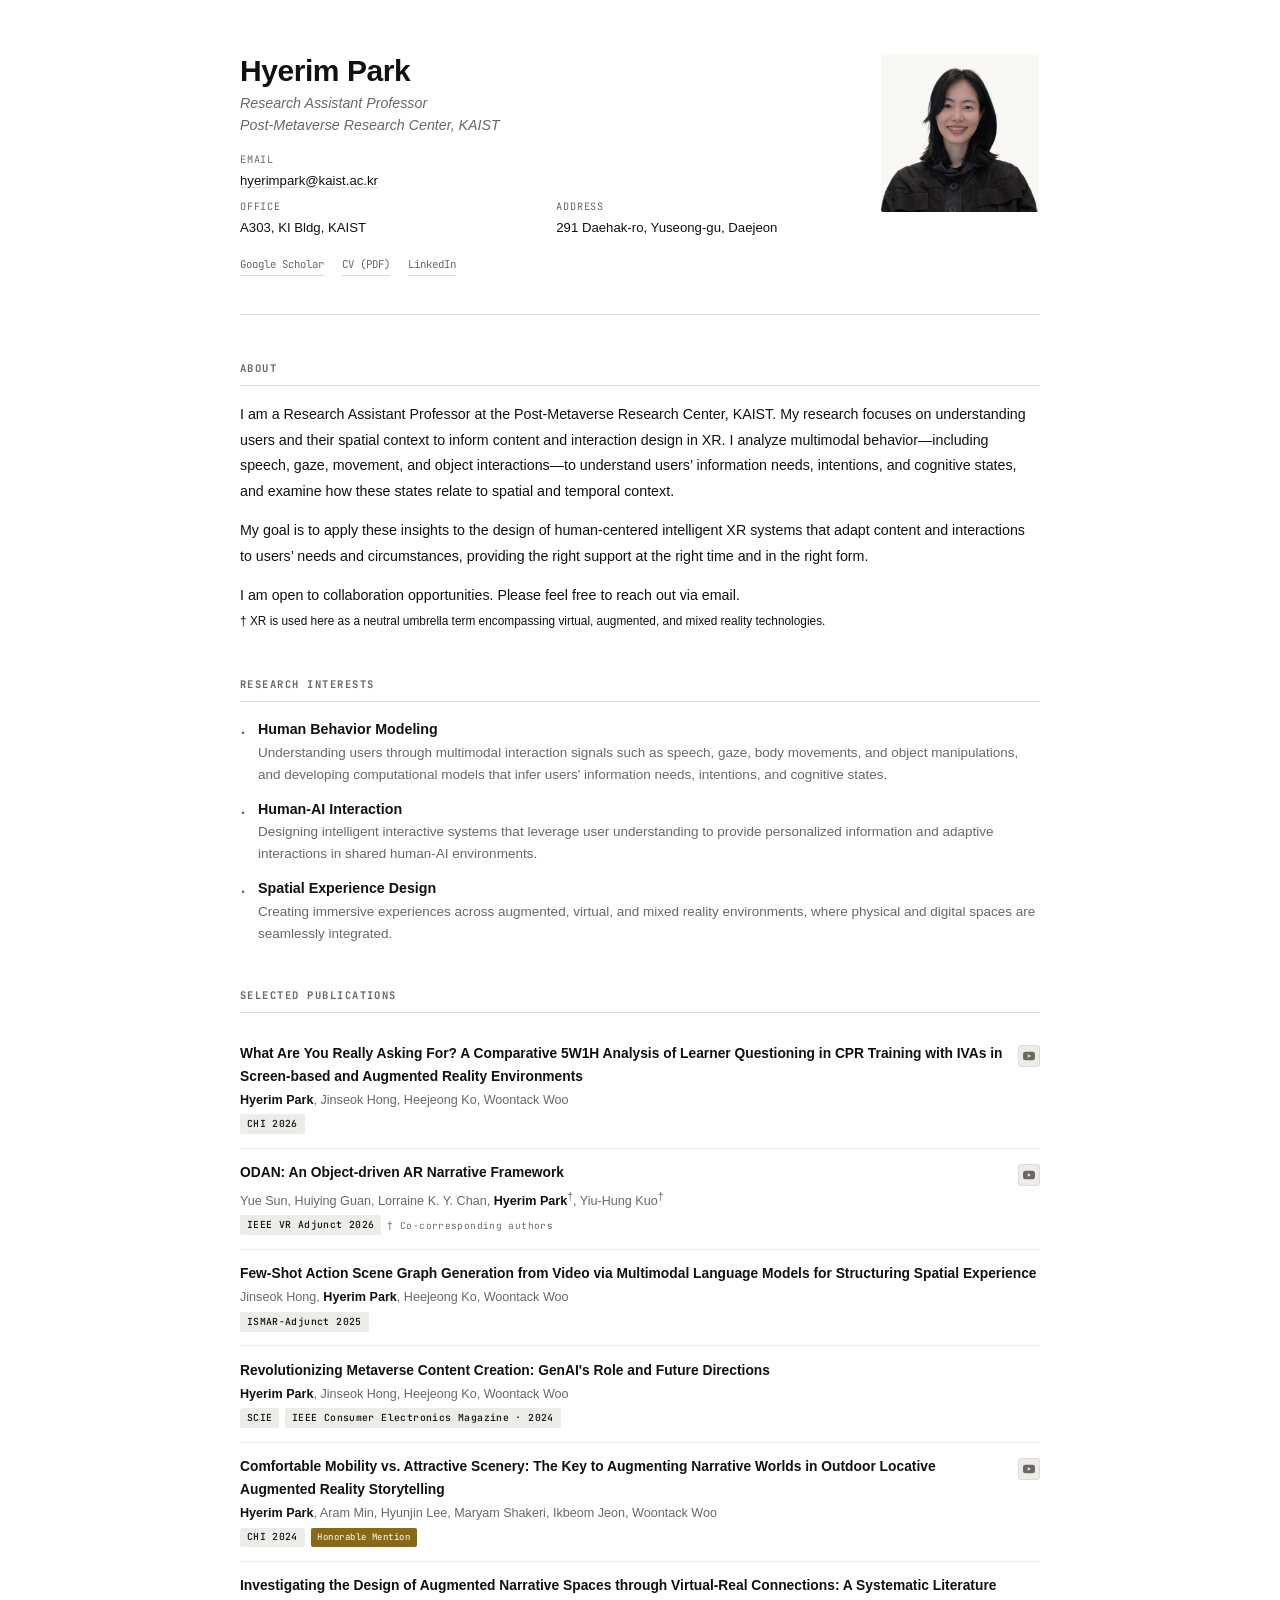
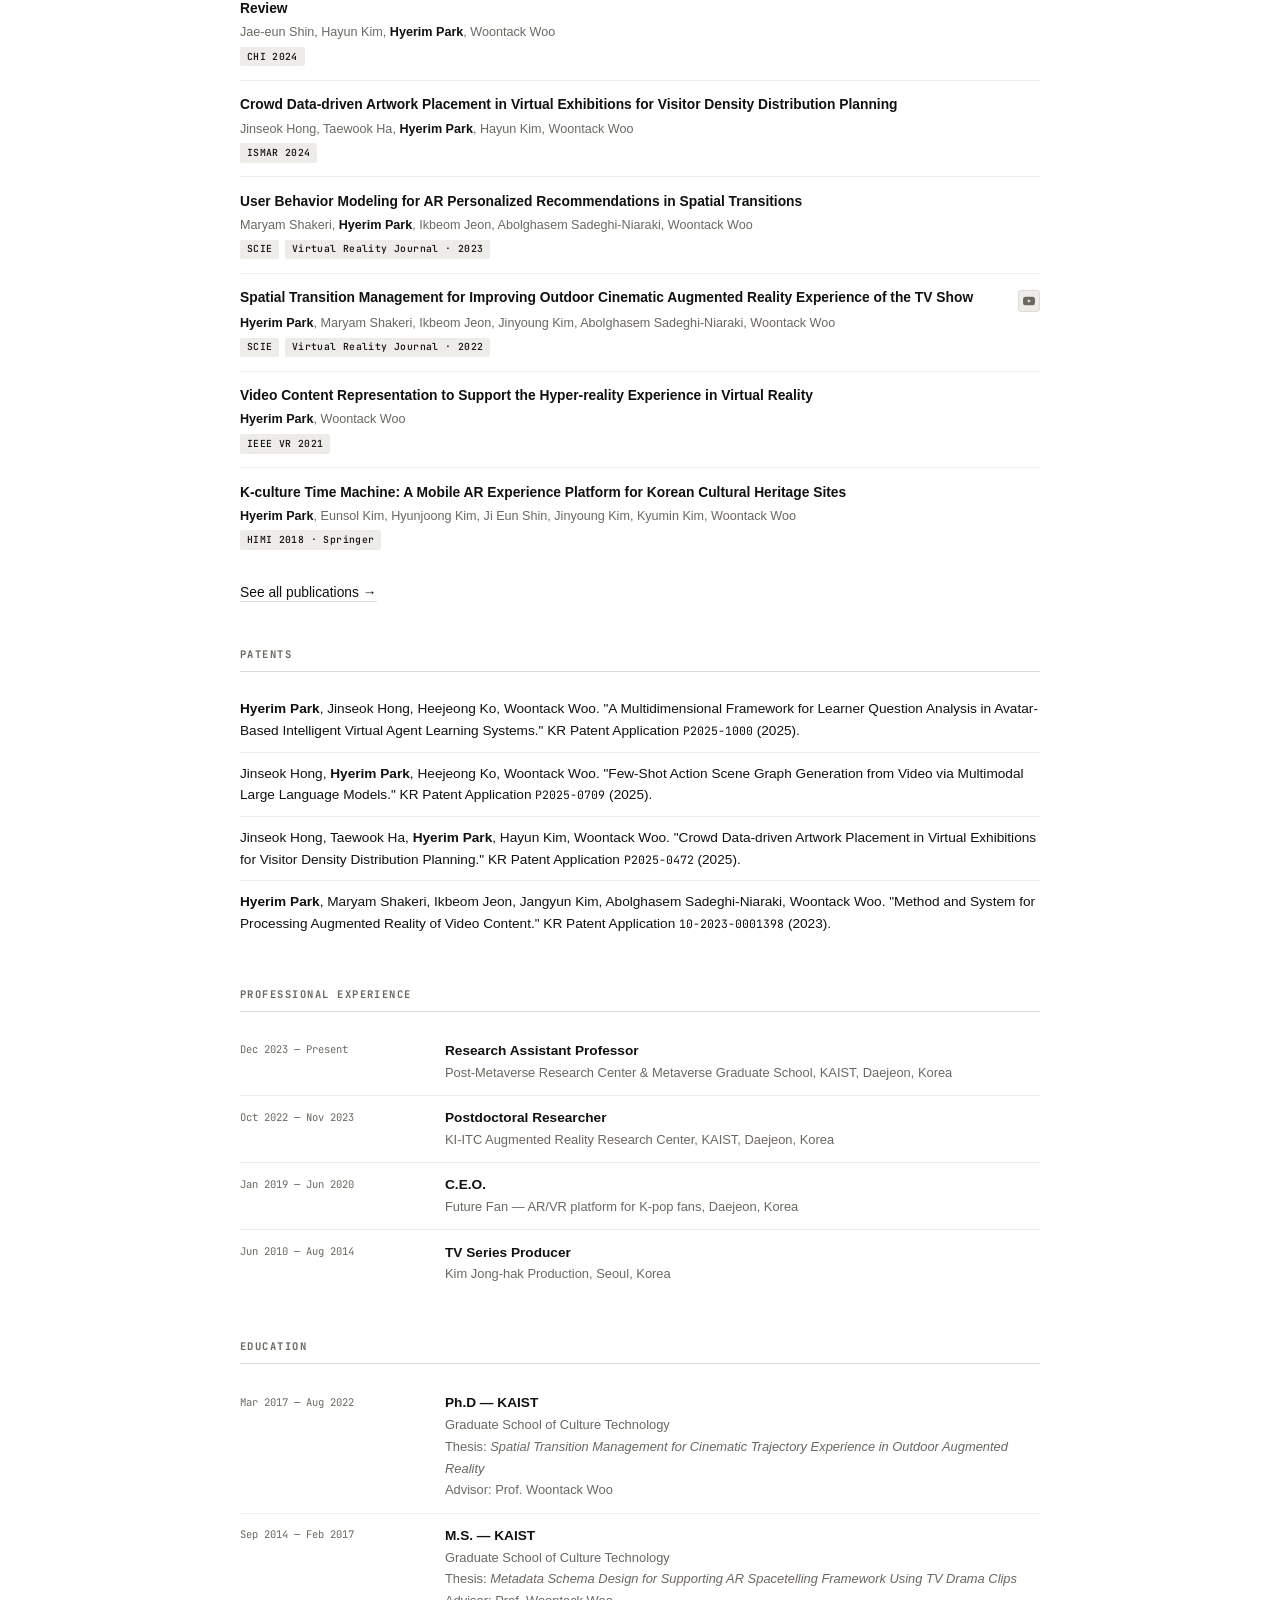
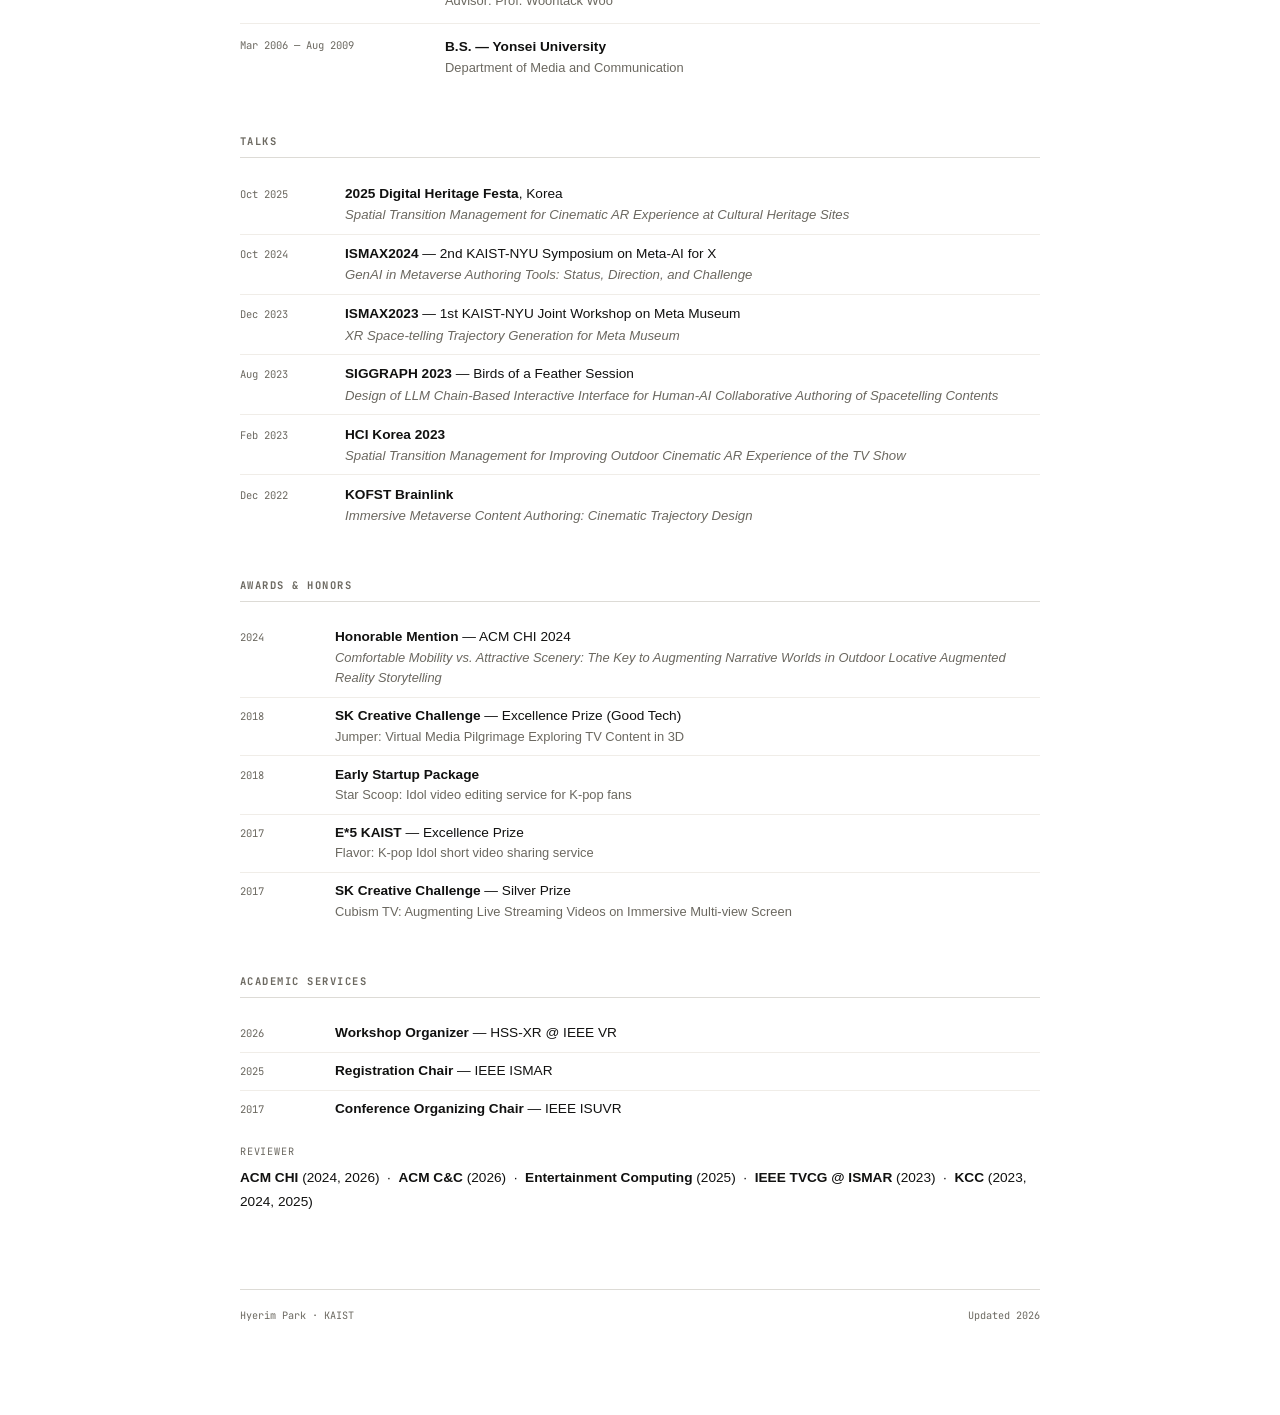
<file: index.html>
<!DOCTYPE html>
<html lang="en">
<head>
  <meta charset="UTF-8" />
  <meta name="viewport" content="width=device-width, initial-scale=1.0" />
  <title>Hyerim Park</title>
  <link rel="preconnect" href="https://fonts.googleapis.com" />
  <link rel="preconnect" href="https://fonts.gstatic.com" crossorigin />
  <link href="https://fonts.googleapis.com/css2?family=JetBrains+Mono:wght@400;500&display=swap" rel="stylesheet" />
  <style>
    *, *::before, *::after { box-sizing: border-box; margin: 0; padding: 0; }
    :root {
      --bg: #ffffff; --text: #111110; --muted: #6b6860;
      --border: #dddbd6; --subtle: #f0ede8; --tag-bg: #eeece8;
      --accent: #111110;
      --font-body: 'Helvetica Neue', Helvetica, Arial, sans-serif;
      --font-mono: 'JetBrains Mono', monospace;
    }
    html { font-size: 15px; scroll-behavior: smooth; }
    body { background: var(--bg); color: var(--text); font-family: var(--font-body); line-height: 1.65; max-width: 860px; margin: 0 auto; padding: 3.5rem 2rem 6rem; -webkit-font-smoothing: antialiased; }
    .header { display: grid; grid-template-columns: 1fr 160px; gap: 2.5rem; align-items: start; margin-bottom: 3rem; padding-bottom: 2.5rem; border-bottom: 1px solid var(--border); }
    .photo-wrap img { width: 160px; height: auto; border-radius: 3px; border: 1px solid transparent; display: block; }
    .bio h1 { font-size: 2rem; font-weight: 600; letter-spacing: -0.015em; margin-bottom: 0.2rem; line-height: 1.2; }
    .bio .subtitle { font-size: 0.95rem; color: var(--muted); font-style: italic; line-height: 1.55; margin-bottom: 1.1rem; }
    .info-grid { display: grid; grid-template-columns: 1fr 1fr; gap: 0.5rem 2rem; font-size: 0.88rem; }
    .info-row .lbl { font-family: var(--font-mono); font-size: 0.68rem; color: var(--muted); text-transform: uppercase; letter-spacing: 0.08em; display: block; margin-bottom: 0.05rem; }
    .info-row a { text-decoration: underline; text-underline-offset: 2px; text-decoration-color: var(--border); }
    .info-row a:hover { text-decoration-color: var(--text); }
    .social-links { display: flex; gap: 1.2rem; margin-top: 1.2rem; flex-wrap: wrap; }
    .social-links a { font-family: var(--font-mono); font-size: 0.72rem; color: var(--muted); text-decoration: none; border-bottom: 1px solid var(--border); padding-bottom: 1px; transition: color 0.15s, border-color 0.15s; }
    .social-links a:hover { color: var(--text); border-color: var(--text); }
    section { margin-bottom: 2.8rem; }
    section h2 { font-size: 0.7rem; font-family: var(--font-mono); text-transform: uppercase; letter-spacing: 0.14em; color: var(--muted); margin-bottom: 1.1rem; padding-bottom: 0.5rem; border-bottom: 1px solid var(--border); }
    a { color: inherit; text-decoration: underline; text-underline-offset: 2px; text-decoration-color: var(--border); }
    a:hover { text-decoration-color: var(--text); }
    .interest-list { list-style: none; display: flex; flex-direction: column; gap: 0.75rem; }
    .interest-list li { padding-left: 1.2rem; position: relative; font-size: 0.95rem; }
    .interest-list li::before { content: "·"; position: absolute; left: 0; color: var(--muted); font-size: 1.5rem; line-height: 1.2; }
    .interest-list strong { font-weight: 600; }
    .interest-list .desc { color: var(--muted); font-size: 0.9rem; display: block; }
    .pub-list { list-style: none; }
    .pub-item { padding: 0.9rem 0; border-bottom: 1px solid var(--subtle); font-size: 0.92rem; line-height: 1.65; }
    .pub-item:last-child { border-bottom: none; }
    .pub-title-row { display: flex; align-items: flex-start; gap: 0.6rem; margin-bottom: 0.1rem; }
    .pub-title { font-weight: 600; flex: 1; }
    .pub-title a { text-decoration: none; }
    .pub-title a:hover { text-decoration: underline; text-underline-offset: 2px; }
    .pub-icons { display: flex; gap: 0.35rem; align-items: center; flex-shrink: 0; padding-top: 0.15rem; }
    .pub-icon { display: inline-flex; align-items: center; justify-content: center; width: 22px; height: 22px; border-radius: 3px; background: var(--tag-bg); color: var(--muted); text-decoration: none; transition: background 0.15s, color 0.15s; border: 1px solid var(--border); }
    .pub-icon:hover { background: var(--text); color: #fff; border-color: var(--text); }
    .pub-icon svg { width: 12px; height: 12px; fill: currentColor; }
    .pub-authors { color: var(--muted); font-size: 0.84rem; display: block; margin-bottom: 0.25rem; }
    .pub-authors strong { color: var(--text); font-weight: 700; }
    .pub-meta { display: flex; align-items: center; gap: 0.4rem; flex-wrap: wrap; }
    .tag { display: inline-block; background: var(--tag-bg); color: var(--text); font-family: var(--font-mono); font-size: 0.65rem; padding: 0.12rem 0.45rem; border-radius: 2px; font-weight: 500; letter-spacing: 0.04em; }
    .badge { display: inline-block; background: #111; color: #fff; font-family: var(--font-mono); font-size: 0.6rem; padding: 0.12rem 0.45rem; border-radius: 2px; letter-spacing: 0.05em; }
    .badge-honor { display: inline-block; background: #8b6914; color: #fff; font-family: var(--font-mono); font-size: 0.6rem; padding: 0.12rem 0.45rem; border-radius: 2px; letter-spacing: 0.05em; }
    .talk-list { list-style: none; }
    .talk-item { display: grid; grid-template-columns: 90px 1fr; gap: 1rem; padding: 0.55rem 0; border-bottom: 1px solid var(--subtle); font-size: 0.91rem; line-height: 1.55; align-items: baseline; }
    .talk-item:last-child { border-bottom: none; }
    .talk-date { font-family: var(--font-mono); font-size: 0.7rem; color: var(--muted); white-space: nowrap; }
    .award-list { list-style: none; }
    .award-item { display: grid; grid-template-columns: 80px 1fr; gap: 1rem; padding: 0.55rem 0; border-bottom: 1px solid var(--subtle); font-size: 0.91rem; line-height: 1.5; align-items: baseline; }
    .award-item:last-child { border-bottom: none; }
    .award-year { font-family: var(--font-mono); font-size: 0.7rem; color: var(--muted); }
    .edu-list { list-style: none; }
    .edu-item { display: grid; grid-template-columns: 190px 1fr; gap: 1rem; padding: 0.75rem 0; border-bottom: 1px solid var(--subtle); font-size: 0.91rem; line-height: 1.6; }
    .edu-item:last-child { border-bottom: none; }
    .edu-period { font-family: var(--font-mono); font-size: 0.7rem; color: var(--muted); padding-top: 0.1rem; }
    .edu-deg { font-weight: 600; display: block; }
    .edu-sub { color: var(--muted); font-size: 0.86rem; }
    .pat-list { list-style: none; }
    .pat-item { padding: 0.65rem 0; border-bottom: 1px solid var(--subtle); font-size: 0.91rem; line-height: 1.6; }
    .pat-item:last-child { border-bottom: none; }
    footer { margin-top: 5rem; padding-top: 1.25rem; border-top: 1px solid var(--border); font-family: var(--font-mono); font-size: 0.68rem; color: var(--muted); display: flex; justify-content: space-between; }
    @media (max-width: 620px) {
      body { padding: 2rem 1.2rem 4rem; }
      .header { grid-template-columns: 1fr; gap: 1.5rem; }
      .info-grid { grid-template-columns: 1fr; }
      .talk-item, .award-item, .edu-item { grid-template-columns: 1fr; gap: 0.15rem; }
    }
  </style>
</head>
<body>

  <header class="header">
    <div class="bio">
      <h1>Hyerim Park</h1>
      <p class="subtitle">
        Research Assistant Professor<br />
        Post-Metaverse Research Center, KAIST<br />
      </p>
      <div class="info-grid">
        <div class="info-row" style="grid-column: 1 / -1;">
          <span class="lbl">Email</span>
          <a href="mailto:hyerimpark@kaist.ac.kr">hyerimpark@kaist.ac.kr</a> 
        </div>
        <div class="info-row">
          <span class="lbl">Office</span>
          <span>A303, KI Bldg, KAIST</span>
        </div>
        <div class="info-row">
          <span class="lbl">Address</span>
          <span>291 Daehak-ro, Yuseong-gu, Daejeon</span>
        </div>
      </div>
      <div class="social-links">
        <a href="https://scholar.google.com/citations?user=xa5y9S4AAAAJ&hl=en" target="_blank">Google Scholar</a>
        <a href="./HyerimPark_CV_2026_v3.pdf" target="_blank">CV (PDF)</a>
        <a href="https://www.linkedin.com/in/hyerim-park-793420a9/" target="_blank">LinkedIn</a>
      </div>
    </div>
    <div class="photo-wrap">
      <img src="[data-uri]" alt="Hyerim Park" />
    </div>
  </header>

 <!-- ABOUT -->
<section>
  <h2>About</h2>

  <div style="font-size:0.95rem;line-height:1.8;color:var(--text);">
    <p style="margin-bottom:0.9rem;">
      I am a Research Assistant Professor at the Post-Metaverse Research Center, KAIST. My research focuses on understanding users and their spatial context to inform content and interaction design in XR. I analyze multimodal behavior—including speech, gaze, movement, and object interactions—to understand users’ information needs, intentions, and cognitive states, and examine how these states relate to spatial and temporal context.
    </p>

    <p style="margin-bottom:0.9rem;">
My goal is to apply these insights to the design of human-centered intelligent XR systems that adapt content and interactions to users’ needs and circumstances, providing the right support at the right time and in the right form.      
      
      <!-- Building on this understanding, I explore how relationships between user states and context can be represented as reusable spatiotemporal knowledge to support adaptive interaction in intelligent agents and XR systems. My broader goal is to develop human-centered intelligent XR systems that provide content and interactions at the right time and in the right form, tailored to users’ needs and circumstances. -->
    </p>

    <p>
      I am open to collaboration opportunities. Please feel free to reach out via email.
    </p>

    <p style="margin-bottom:0.9rem;">
      <small>† XR is used here as a neutral umbrella term encompassing virtual, augmented, and mixed reality technologies.</small>
    </p>
  </div>
</section>

  <!-- RESEARCH INTERESTS -->
  <section>
    <h2>Research Interests</h2>
    <ul class="interest-list">
    
<!-- <li>
   <strong>AR, VR, MR and XR</strong>
  <span class="desc">
    Designing and studying immersive experiences across augmented, virtual, and mixed reality environments, where physical and digital spaces are seamlessly integrated.
  </span>
</li> -->
<li>
  <strong>Human Behavior Modeling</strong>
  <span class="desc">
    Understanding users through multimodal interaction signals such as speech, gaze, body movements, and object manipulations, and developing computational models that infer users' information needs, intentions, and cognitive states.
  </span>
</li>

<li>
  <strong>Human-AI Interaction</strong>
  <span class="desc">
    Designing intelligent interactive systems that leverage user understanding to provide personalized information and adaptive interactions in shared human-AI environments.
  </span>
</li>

<li>
  <strong>Spatial Experience Design</strong>
  <span class="desc">
    Creating immersive experiences across augmented, virtual, and mixed reality environments, where physical and digital spaces are seamlessly integrated.
  </span>
</li>


      
      <!-- <li>
        <strong>Media Remediation in XR</strong>
        <span class="desc">Transforming existing screen-based media into interactive AR/XR experiences that transcend the boundaries of the original content</span>
      </li>
      <li>
        <strong>Adaptive XR Storytelling</strong>
        <span class="desc">Designing continuous narrative experiences across real-world locations — integrating spatial transitions and interaction outcomes into user-adaptive, personalized story flows</span>
      </li>
      <li>
        <strong>Embodied AI Interaction</strong>
        <span class="desc">Bringing media characters to life as embodied conversational agents — enabling context-aware, multimodal interaction within XR environments</span>
      </li> -->
    </ul>
  </section>

  <!-- PUBLICATIONS -->
  <section>
    <h2>Selected Publications</h2>
    <ul class="pub-list">

          
      <li class="pub-item">
        <div class="pub-title-row">
          <span class="pub-title">
            <a href="https://dl.acm.org/doi/10.1145/3772318.3791977" target="_blank">What Are You Really Asking For? A Comparative 5W1H Analysis of Learner Questioning in CPR Training with IVAs in Screen-based and Augmented Reality Environments</a>
          </span>
           <div class="pub-icons">
            <a class="pub-icon" href="https://youtu.be/UggCVi0NkHI" target="_blank" title="Video">
              <svg viewBox="0 0 24 24"><path d="M23.5 6.2a3 3 0 0 0-2.1-2.1C19.5 3.6 12 3.6 12 3.6s-7.5 0-9.4.5A3 3 0 0 0 .5 6.2C0 8.1 0 12 0 12s0 3.9.5 5.8a3 3 0 0 0 2.1 2.1c1.9.5 9.4.5 9.4.5s7.5 0 9.4-.5a3 3 0 0 0 2.1-2.1C24 15.9 24 12 24 12s0-3.9-.5-5.8zM9.6 15.6V8.4l6.3 3.6-6.3 3.6z"/></svg>
            </a>
          </div>
        </div>
        <span class="pub-authors"><strong>Hyerim Park</strong>, Jinseok Hong, Heejeong Ko, Woontack Woo</span>
        <div class="pub-meta">
          <span class="tag">CHI 2026</span>
        </div>
      </li>

      
      <li class="pub-item">
        <div class="pub-title-row">
          <span class="pub-title">
            <a style="cursor:default; text-decoration:none; color:inherit;">ODAN: An Object-driven AR Narrative Framework</a>
          </span>
             <div class="pub-icons">
            <a class="pub-icon" href="https://www.youtube.com/watch?v=S8dgk26Mg9w" target="_blank" title="Video">
              <svg viewBox="0 0 24 24"><path d="M23.5 6.2a3 3 0 0 0-2.1-2.1C19.5 3.6 12 3.6 12 3.6s-7.5 0-9.4.5A3 3 0 0 0 .5 6.2C0 8.1 0 12 0 12s0 3.9.5 5.8a3 3 0 0 0 2.1 2.1c1.9.5 9.4.5 9.4.5s7.5 0 9.4-.5a3 3 0 0 0 2.1-2.1C24 15.9 24 12 24 12s0-3.9-.5-5.8zM9.6 15.6V8.4l6.3 3.6-6.3 3.6z"/></svg>
            </a>
          </div>
        </div>
        <span class="pub-authors">Yue Sun, Huiying Guan, Lorraine K. Y. Chan, <strong>Hyerim Park</strong><sup>†</sup>, Yiu-Hung Kuo<sup>†</sup></span>
        <div class="pub-meta">
          <span class="tag">IEEE VR Adjunct 2026</span>
          <span style="font-family:var(--font-mono);font-size:0.63rem;color:var(--muted);letter-spacing:0.04em;">† Co-corresponding authors</span>
        </div>
      </li>


      <li class="pub-item">
        <div class="pub-title-row">
          <span class="pub-title">
            <a href="https://www.computer.org/csdl/proceedings-article/ismar-adjunct/2025/934700a107/2bKcVH8FJde" target="_blank">Few-Shot Action Scene Graph Generation from Video via Multimodal Language Models for Structuring Spatial Experience</a>
          </span>
        </div>
        <span class="pub-authors">Jinseok Hong, <strong>Hyerim Park</strong>, Heejeong Ko, Woontack Woo</span>
        <div class="pub-meta">
          <span class="tag">ISMAR-Adjunct 2025</span>
        </div>
      </li>

      <li class="pub-item">
        <div class="pub-title-row">
          <span class="pub-title">
            <a href="https://ieeexplore.ieee.org/abstract/document/10756676" target="_blank">Revolutionizing Metaverse Content Creation: GenAI's Role and Future Directions</a>
          </span>
        </div>
        <span class="pub-authors"><strong>Hyerim Park</strong>, Jinseok Hong, Heejeong Ko, Woontack Woo</span>
        <div class="pub-meta">
          <span class="tag">SCIE</span>
          <span class="tag">IEEE Consumer Electronics Magazine · 2024</span>
        </div>
      </li>

      <li class="pub-item">
        <div class="pub-title-row">
          <span class="pub-title">
            <a href="https://dl.acm.org/doi/full/10.1145/3613904.3642431" target="_blank">Comfortable Mobility vs. Attractive Scenery: The Key to Augmenting Narrative Worlds in Outdoor Locative Augmented Reality Storytelling</a>
          </span>
          <div class="pub-icons">
            <a class="pub-icon" href="https://youtu.be/F2p2GQeaEWU?si=6rmoD0K2L7Ub1E34" target="_blank" title="Video">
              <svg viewBox="0 0 24 24"><path d="M23.5 6.2a3 3 0 0 0-2.1-2.1C19.5 3.6 12 3.6 12 3.6s-7.5 0-9.4.5A3 3 0 0 0 .5 6.2C0 8.1 0 12 0 12s0 3.9.5 5.8a3 3 0 0 0 2.1 2.1c1.9.5 9.4.5 9.4.5s7.5 0 9.4-.5a3 3 0 0 0 2.1-2.1C24 15.9 24 12 24 12s0-3.9-.5-5.8zM9.6 15.6V8.4l6.3 3.6-6.3 3.6z"/></svg>
            </a>
          </div>
        </div>
        <span class="pub-authors"><strong>Hyerim Park</strong>, Aram Min, Hyunjin Lee, Maryam Shakeri, Ikbeom Jeon, Woontack Woo</span>
        <div class="pub-meta">
          <span class="tag">CHI 2024</span>
          <span class="badge-honor">Honorable Mention</span>
        </div>
      </li>

      <li class="pub-item">
        <div class="pub-title-row">
          <span class="pub-title">
            <a href="https://dl.acm.org/doi/full/10.1145/3613904.3642819" target="_blank">Investigating the Design of Augmented Narrative Spaces through Virtual-Real Connections: A Systematic Literature Review</a>
          </span>
        </div>
        <span class="pub-authors">Jae-eun Shin, Hayun Kim, <strong>Hyerim Park</strong>, Woontack Woo</span>
        <div class="pub-meta">
          <span class="tag">CHI 2024</span>
        </div>
      </li>

      <li class="pub-item">
        <div class="pub-title-row">
          <span class="pub-title">
            <a href="https://ieeexplore.ieee.org/document/10765412" target="_blank">Crowd Data-driven Artwork Placement in Virtual Exhibitions for Visitor Density Distribution Planning</a>
          </span>
        </div>
        <span class="pub-authors">Jinseok Hong, Taewook Ha, <strong>Hyerim Park</strong>, Hayun Kim, Woontack Woo</span>
        <div class="pub-meta">
          <span class="tag">ISMAR 2024</span>
        </div>
      </li>

      <li class="pub-item">
        <div class="pub-title-row">
          <span class="pub-title">
            <a href="https://link.springer.com/article/10.1007/s10055-023-00852-6" target="_blank">User Behavior Modeling for AR Personalized Recommendations in Spatial Transitions</a>
          </span>
        </div>
        <span class="pub-authors">Maryam Shakeri, <strong>Hyerim Park</strong>, Ikbeom Jeon, Abolghasem Sadeghi-Niaraki, Woontack Woo</span>
        <div class="pub-meta">
          <span class="tag">SCIE</span>
          <span class="tag">Virtual Reality Journal · 2023</span>
        </div>
      </li>

      <li class="pub-item">
        <div class="pub-title-row">
          <span class="pub-title">
            <a href="https://link.springer.com/article/10.1007/s10055-021-00617-z" target="_blank">Spatial Transition Management for Improving Outdoor Cinematic Augmented Reality Experience of the TV Show</a>
          </span>
          <div class="pub-icons">
            <a class="pub-icon" href="https://youtu.be/PRRsQmqoov4" target="_blank" title="Video">
              <svg viewBox="0 0 24 24"><path d="M23.5 6.2a3 3 0 0 0-2.1-2.1C19.5 3.6 12 3.6 12 3.6s-7.5 0-9.4.5A3 3 0 0 0 .5 6.2C0 8.1 0 12 0 12s0 3.9.5 5.8a3 3 0 0 0 2.1 2.1c1.9.5 9.4.5 9.4.5s7.5 0 9.4-.5a3 3 0 0 0 2.1-2.1C24 15.9 24 12 24 12s0-3.9-.5-5.8zM9.6 15.6V8.4l6.3 3.6-6.3 3.6z"/></svg>
            </a>
          </div>
        </div>
        <span class="pub-authors"><strong>Hyerim Park</strong>, Maryam Shakeri, Ikbeom Jeon, Jinyoung Kim, Abolghasem Sadeghi-Niaraki, Woontack Woo</span>
        <div class="pub-meta">
          <span class="tag">SCIE</span>
          <span class="tag">Virtual Reality Journal · 2022</span>
        </div>
      </li>

      <li class="pub-item">
        <div class="pub-title-row">
          <span class="pub-title">
            <a href="https://ieeexplore.ieee.org/document/9417687/" target="_blank">Video Content Representation to Support the Hyper-reality Experience in Virtual Reality</a>
          </span>
        </div>
        <span class="pub-authors"><strong>Hyerim Park</strong>, Woontack Woo</span>
        <div class="pub-meta">
          <span class="tag">IEEE VR 2021</span>
        </div>
      </li>

      <li class="pub-item">
        <div class="pub-title-row">
          <span class="pub-title">
            <a href="https://dl.acm.org/doi/10.1007/978-3-319-92046-7_15" target="_blank">K-culture Time Machine: A Mobile AR Experience Platform for Korean Cultural Heritage Sites</a>
          </span>
        </div>
        <span class="pub-authors"><strong>Hyerim Park</strong>, Eunsol Kim, Hyunjoong Kim, Ji Eun Shin, Jinyoung Kim, Kyumin Kim, Woontack Woo</span>
        <div class="pub-meta">
          <span class="tag">HIMI 2018 · Springer</span>
        </div>
      </li>

    </ul>
    <p style="margin-top: 1.2rem; font-size: 0.92rem;">
      <a href="https://scholar.google.co.kr/citations?hl=en&user=xa5y9S4AAAAJ&view_op=list_works&sortby=pubdate" target="_blank" style="color: var(--text); text-decoration: none; font-weight: 500; border-bottom: 1px solid var(--border); padding-bottom: 1px;">See all publications →</a>
    </p>
  </section>

  <!-- PATENTS -->
  <section>
    <h2>Patents</h2>
    <ul class="pat-list">
      <li class="pat-item">
        <strong>Hyerim Park</strong>, Jinseok Hong, Heejeong Ko, Woontack Woo. "A Multidimensional Framework for Learner Question Analysis in Avatar-Based Intelligent Virtual Agent Learning Systems." KR Patent Application <span style="font-family:var(--font-mono);font-size:0.85em;">P2025-1000</span> (2025).
      </li>
      <li class="pat-item">
        Jinseok Hong, <strong>Hyerim Park</strong>, Heejeong Ko, Woontack Woo. "Few-Shot Action Scene Graph Generation from Video via Multimodal Large Language Models." KR Patent Application <span style="font-family:var(--font-mono);font-size:0.85em;">P2025-0709</span> (2025).
      </li>
      <li class="pat-item">
        Jinseok Hong, Taewook Ha, <strong>Hyerim Park</strong>, Hayun Kim, Woontack Woo. "Crowd Data-driven Artwork Placement in Virtual Exhibitions for Visitor Density Distribution Planning." KR Patent Application <span style="font-family:var(--font-mono);font-size:0.85em;">P2025-0472</span> (2025).
      </li>
      <li class="pat-item">
        <strong>Hyerim Park</strong>, Maryam Shakeri, Ikbeom Jeon, Jangyun Kim, Abolghasem Sadeghi-Niaraki, Woontack Woo. "Method and System for Processing Augmented Reality of Video Content." KR Patent Application <span style="font-family:var(--font-mono);font-size:0.85em;">10-2023-0001398</span> (2023).
      </li>
    </ul>
  </section>

  <!-- PROFESSIONAL EXPERIENCE -->
  <section>
    <h2>Professional Experience</h2>
    <ul class="edu-list">
      <li class="edu-item">
        <span class="edu-period">Dec 2023 — Present</span>
        <div>
          <span class="edu-deg">Research Assistant Professor</span>
          <span class="edu-sub">Post-Metaverse Research Center &amp; Metaverse Graduate School, KAIST, Daejeon, Korea</span>
        </div>
      </li>
      <li class="edu-item">
        <span class="edu-period">Oct 2022 — Nov 2023</span>
        <div>
          <span class="edu-deg">Postdoctoral Researcher</span>
          <span class="edu-sub">KI-ITC Augmented Reality Research Center, KAIST, Daejeon, Korea</span>
        </div>
      </li>
      <li class="edu-item">
        <span class="edu-period">Jan 2019 — Jun 2020</span>
        <div>
          <span class="edu-deg">C.E.O.</span>
          <span class="edu-sub">Future Fan — AR/VR platform for K-pop fans, Daejeon, Korea</span>
        </div>
      </li>
      <li class="edu-item">
        <span class="edu-period">Jun 2010 — Aug 2014</span>
        <div>
          <span class="edu-deg">TV Series Producer</span>
          <span class="edu-sub">Kim Jong-hak Production, Seoul, Korea</span>
        </div>
      </li>
    </ul>
  </section>

  <!-- EDUCATION -->
  <section>
    <h2>Education</h2>
    <ul class="edu-list">
      <li class="edu-item">
        <span class="edu-period">Mar 2017 — Aug 2022</span>
        <div>
          <span class="edu-deg">Ph.D — KAIST</span>
          <span class="edu-sub">
            Graduate School of Culture Technology<br />
            Thesis: <em>Spatial Transition Management for Cinematic Trajectory Experience in Outdoor Augmented Reality</em><br />
            Advisor: Prof. Woontack Woo
          </span>
        </div>
      </li>
      <li class="edu-item">
        <span class="edu-period">Sep 2014 — Feb 2017</span>
        <div>
          <span class="edu-deg">M.S. — KAIST</span>
          <span class="edu-sub">
            Graduate School of Culture Technology<br />
            Thesis: <em>Metadata Schema Design for Supporting AR Spacetelling Framework Using TV Drama Clips</em><br />
            Advisor: Prof. Woontack Woo
          </span>
        </div>
      </li>
      <li class="edu-item">
        <span class="edu-period">Mar 2006 — Aug 2009</span>
        <div>
          <span class="edu-deg">B.S. — Yonsei University</span>
          <span class="edu-sub">Department of Media and Communication</span>
        </div>
      </li>
    </ul>
  </section>

  <!-- INVITED TALKS -->
  <section>
    <h2>Talks</h2>
    <ul class="talk-list">
      <li class="talk-item">
        <span class="talk-date">Oct 2025</span>
        <span>
          <strong>2025 Digital Heritage Festa</strong>, Korea<br />
          <em style="color:var(--muted); font-size:0.88rem;">Spatial Transition Management for Cinematic AR Experience at Cultural Heritage Sites</em>
        </span>
      </li>
      <li class="talk-item">
        <span class="talk-date">Oct 2024</span>
        <span>
          <strong>ISMAX2024</strong> — 2nd KAIST-NYU Symposium on Meta-AI for X<br />
          <em style="color:var(--muted); font-size:0.88rem;">GenAI in Metaverse Authoring Tools: Status, Direction, and Challenge</em>
        </span>
      </li>
      <li class="talk-item">
        <span class="talk-date">Dec 2023</span>
        <span>
          <strong>ISMAX2023</strong> — 1st KAIST-NYU Joint Workshop on Meta Museum<br />
          <em style="color:var(--muted); font-size:0.88rem;">XR Space-telling Trajectory Generation for Meta Museum</em>
        </span>
      </li>
      <li class="talk-item">
        <span class="talk-date">Aug 2023</span>
        <span>
          <strong>SIGGRAPH 2023</strong> — Birds of a Feather Session<br />
          <em style="color:var(--muted); font-size:0.88rem;">Design of LLM Chain-Based Interactive Interface for Human-AI Collaborative Authoring of Spacetelling Contents</em>
        </span>
      </li>
      <li class="talk-item">
        <span class="talk-date">Feb 2023</span>
        <span>
          <strong>HCI Korea 2023</strong><br />
          <em style="color:var(--muted); font-size:0.88rem;">Spatial Transition Management for Improving Outdoor Cinematic AR Experience of the TV Show</em>
        </span>
      </li>
      <li class="talk-item">
        <span class="talk-date">Dec 2022</span>
        <span>
          <strong>KOFST Brainlink</strong><br />
          <em style="color:var(--muted); font-size:0.88rem;">Immersive Metaverse Content Authoring: Cinematic Trajectory Design</em>
        </span>
      </li>
    </ul>
  </section>

  <!-- AWARDS -->
  <section>
    <h2>Awards &amp; Honors</h2>
    <ul class="award-list">
      <li class="award-item">
        <span class="award-year">2024</span>
        <span>
          <strong>Honorable Mention</strong> — ACM CHI 2024<br />
          <span style="color:var(--muted); font-size:0.86rem;"><em>Comfortable Mobility vs. Attractive Scenery: The Key to Augmenting Narrative Worlds in Outdoor Locative Augmented Reality Storytelling</em></span>
        </span>
      </li>
      <li class="award-item">
        <span class="award-year">2018</span>
        <span>
          <strong>SK Creative Challenge</strong> — Excellence Prize (Good Tech)<br />
          <span style="color:var(--muted); font-size:0.86rem;">Jumper: Virtual Media Pilgrimage Exploring TV Content in 3D</span>
        </span>
      </li>
      <li class="award-item">
        <span class="award-year">2018</span>
        <span>
          <strong>Early Startup Package</strong><br />
          <span style="color:var(--muted); font-size:0.86rem;">Star Scoop: Idol video editing service for K-pop fans</span>
        </span>
      </li>
      <li class="award-item">
        <span class="award-year">2017</span>
        <span>
          <strong>E*5 KAIST</strong> — Excellence Prize<br />
          <span style="color:var(--muted); font-size:0.86rem;">Flavor: K-pop Idol short video sharing service</span>
        </span>
      </li>
      <li class="award-item">
        <span class="award-year">2017</span>
        <span>
          <strong>SK Creative Challenge</strong> — Silver Prize<br />
          <span style="color:var(--muted); font-size:0.86rem;">Cubism TV: Augmenting Live Streaming Videos on Immersive Multi-view Screen</span>
        </span>
      </li>
    </ul>
  </section>

  <!-- ACADEMIC SERVICES -->
  <section>
    <h2>Academic Services</h2>
    <ul class="award-list" style="margin-bottom:1.1rem;">
      <li class="award-item">
        <span class="award-year">2026</span>
        <span><strong>Workshop Organizer</strong> — HSS-XR @ IEEE VR</span>
      </li>
      <li class="award-item">
        <span class="award-year">2025</span>
        <span><strong>Registration Chair</strong> — IEEE ISMAR</span>
      </li>
      <li class="award-item">
        <span class="award-year">2017</span>
        <span><strong>Conference Organizing Chair</strong> — IEEE ISUVR</span>
      </li>
    </ul>
    <div class="info-row" style="margin-bottom:0.3rem;"><span class="lbl">Reviewer</span></div>
<p style="font-size:0.91rem;line-height:1.75;color:var(--text);">
  <strong>ACM CHI</strong> (2024, 2026) &nbsp;·&nbsp; <strong>ACM C&amp;C</strong> (2026) &nbsp;·&nbsp; <strong>Entertainment Computing</strong> (2025) &nbsp;·&nbsp; <strong>IEEE TVCG @ ISMAR</strong> (2023) &nbsp;·&nbsp; <strong>KCC</strong> (2023, 2024, 2025)
</p>
  </section>

  <footer>
    <span>Hyerim Park · KAIST</span>
    <span>Updated 2026</span>
  </footer>

</body>
</html>
</file>
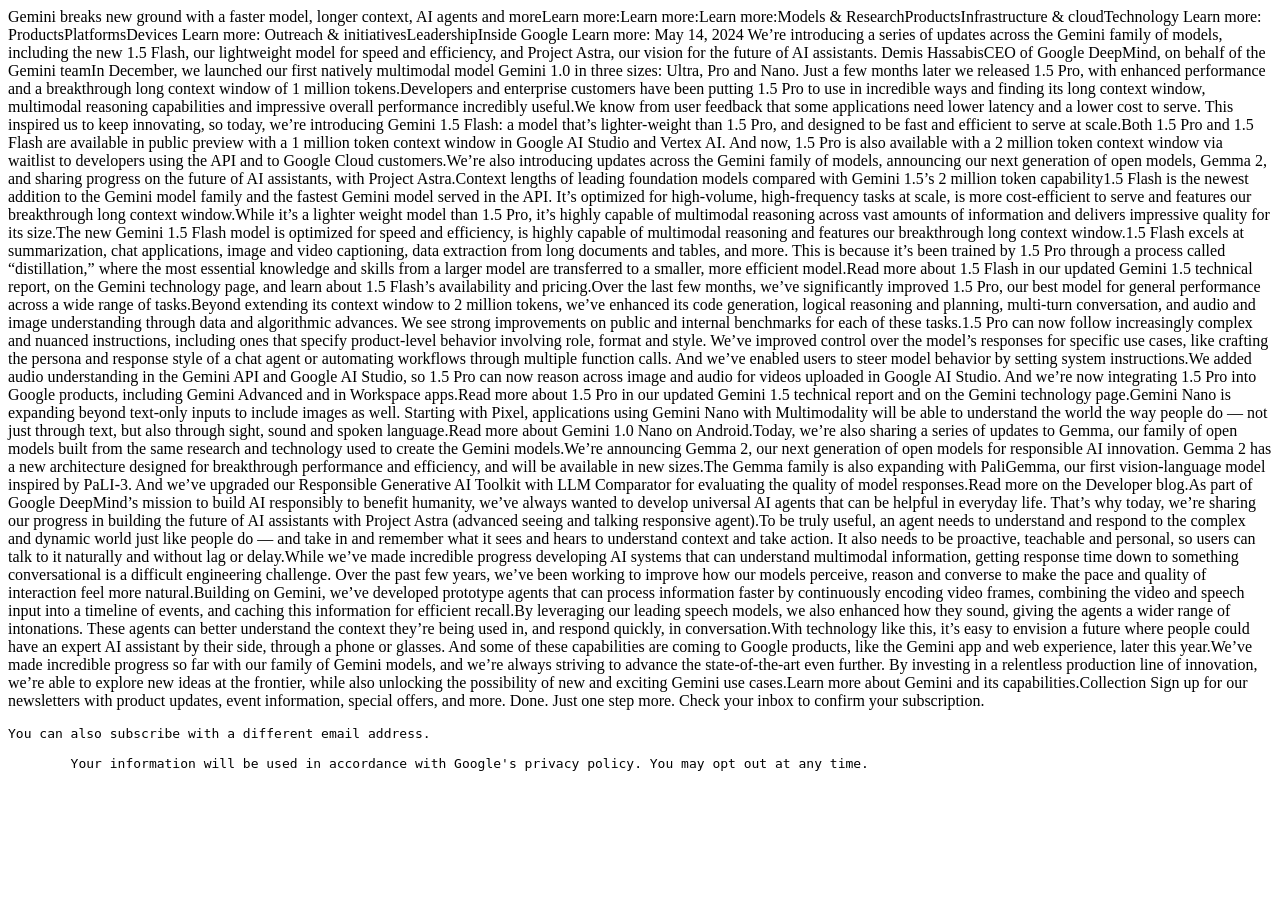
<file: blog/2024/google-gemini-updates-flash-15-gemma-2-and-project-astra/index.html>
<!DOCTYPE html PUBLIC "-//W3C//DTD HTML 4.0 Transitional//EN" "http://www.w3.org/TR/REC-html40/loose.dtd"> <html><body> <p>Gemini breaks new ground with a faster model, longer context, AI agents and moreLearn more:Learn more:Learn more:Models &amp; ResearchProductsInfrastructure &amp; cloudTechnology Learn more: ProductsPlatformsDevices Learn more: Outreach &amp; initiativesLeadershipInside Google Learn more: May 14, 2024 We’re introducing a series of updates across the Gemini family of models, including the new 1.5 Flash, our lightweight model for speed and efficiency, and Project Astra, our vision for the future of AI assistants. Demis HassabisCEO of Google DeepMind, on behalf of the Gemini teamIn December, we launched our first natively multimodal model Gemini 1.0 in three sizes: Ultra, Pro and Nano. Just a few months later we released 1.5 Pro, with enhanced performance and a breakthrough long context window of 1 million tokens.Developers and enterprise customers have been putting 1.5 Pro to use in incredible ways and finding its long context window, multimodal reasoning capabilities and impressive overall performance incredibly useful.We know from user feedback that some applications need lower latency and a lower cost to serve. This inspired us to keep innovating, so today, we’re introducing Gemini 1.5 Flash: a model that’s lighter-weight than 1.5 Pro, and designed to be fast and efficient to serve at scale.Both 1.5 Pro and 1.5 Flash are available in public preview with a 1 million token context window in Google AI Studio and Vertex AI. And now, 1.5 Pro is also available with a 2 million token context window via waitlist to developers using the API and to Google Cloud customers.We’re also introducing updates across the Gemini family of models, announcing our next generation of open models, Gemma 2, and sharing progress on the future of AI assistants, with Project Astra.Context lengths of leading foundation models compared with Gemini 1.5’s 2 million token capability1.5 Flash is the newest addition to the Gemini model family and the fastest Gemini model served in the API. It’s optimized for high-volume, high-frequency tasks at scale, is more cost-efficient to serve and features our breakthrough long context window.While it’s a lighter weight model than 1.5 Pro, it’s highly capable of multimodal reasoning across vast amounts of information and delivers impressive quality for its size.The new Gemini 1.5 Flash model is optimized for speed and efficiency, is highly capable of multimodal reasoning and features our breakthrough long context window.1.5 Flash excels at summarization, chat applications, image and video captioning, data extraction from long documents and tables, and more. This is because it’s been trained by 1.5 Pro through a process called “distillation,” where the most essential knowledge and skills from a larger model are transferred to a smaller, more efficient model.Read more about 1.5 Flash in our updated Gemini 1.5 technical report, on the Gemini technology page, and learn about 1.5 Flash’s availability and pricing.Over the last few months, we’ve significantly improved 1.5 Pro, our best model for general performance across a wide range of tasks.Beyond extending its context window to 2 million tokens, we’ve enhanced its code generation, logical reasoning and planning, multi-turn conversation, and audio and image understanding through data and algorithmic advances. We see strong improvements on public and internal benchmarks for each of these tasks.1.5 Pro can now follow increasingly complex and nuanced instructions, including ones that specify product-level behavior involving role, format and style. We’ve improved control over the model’s responses for specific use cases, like crafting the persona and response style of a chat agent or automating workflows through multiple function calls. And we’ve enabled users to steer model behavior by setting system instructions.We added audio understanding in the Gemini API and Google AI Studio, so 1.5 Pro can now reason across image and audio for videos uploaded in Google AI Studio. And we’re now integrating 1.5 Pro into Google products, including Gemini Advanced and in Workspace apps.Read more about 1.5 Pro in our updated Gemini 1.5 technical report and on the Gemini technology page.Gemini Nano is expanding beyond text-only inputs to include images as well. Starting with Pixel, applications using Gemini Nano with Multimodality will be able to understand the world the way people do — not just through text, but also through sight, sound and spoken language.Read more about Gemini 1.0 Nano on Android.Today, we’re also sharing a series of updates to Gemma, our family of open models built from the same research and technology used to create the Gemini models.We’re announcing Gemma 2, our next generation of open models for responsible AI innovation. Gemma 2 has a new architecture designed for breakthrough performance and efficiency, and will be available in new sizes.The Gemma family is also expanding with PaliGemma, our first vision-language model inspired by PaLI-3. And we’ve upgraded our Responsible Generative AI Toolkit with LLM Comparator for evaluating the quality of model responses.Read more on the Developer blog.As part of Google DeepMind’s mission to build AI responsibly to benefit humanity, we’ve always wanted to develop universal AI agents that can be helpful in everyday life. That’s why today, we’re sharing our progress in building the future of AI assistants with Project Astra (advanced seeing and talking responsive agent).To be truly useful, an agent needs to understand and respond to the complex and dynamic world just like people do — and take in and remember what it sees and hears to understand context and take action. It also needs to be proactive, teachable and personal, so users can talk to it naturally and without lag or delay.While we’ve made incredible progress developing AI systems that can understand multimodal information, getting response time down to something conversational is a difficult engineering challenge. Over the past few years, we’ve been working to improve how our models perceive, reason and converse to make the pace and quality of interaction feel more natural.Building on Gemini, we’ve developed prototype agents that can process information faster by continuously encoding video frames, combining the video and speech input into a timeline of events, and caching this information for efficient recall.By leveraging our leading speech models, we also enhanced how they sound, giving the agents a wider range of intonations. These agents can better understand the context they’re being used in, and respond quickly, in conversation.With technology like this, it’s easy to envision a future where people could have an expert AI assistant by their side, through a phone or glasses. And some of these capabilities are coming to Google products, like the Gemini app and web experience, later this year.We’ve made incredible progress so far with our family of Gemini models, and we’re always striving to advance the state-of-the-art even further. By investing in a relentless production line of innovation, we’re able to explore new ideas at the frontier, while also unlocking the possibility of new and exciting Gemini use cases.Learn more about Gemini and its capabilities.Collection Sign up for our newsletters with product updates, event information, special offers, and more. Done. Just one step more. Check your inbox to confirm your subscription.</p> <div class="language-plaintext highlighter-rouge"><div class="highlight"><pre class="highlight"><code>You can also subscribe with a different email address.
  
        Your information will be used in accordance with Google's privacy policy. You may opt out at any time.
</code></pre></div></div> </body></html>
</file>
